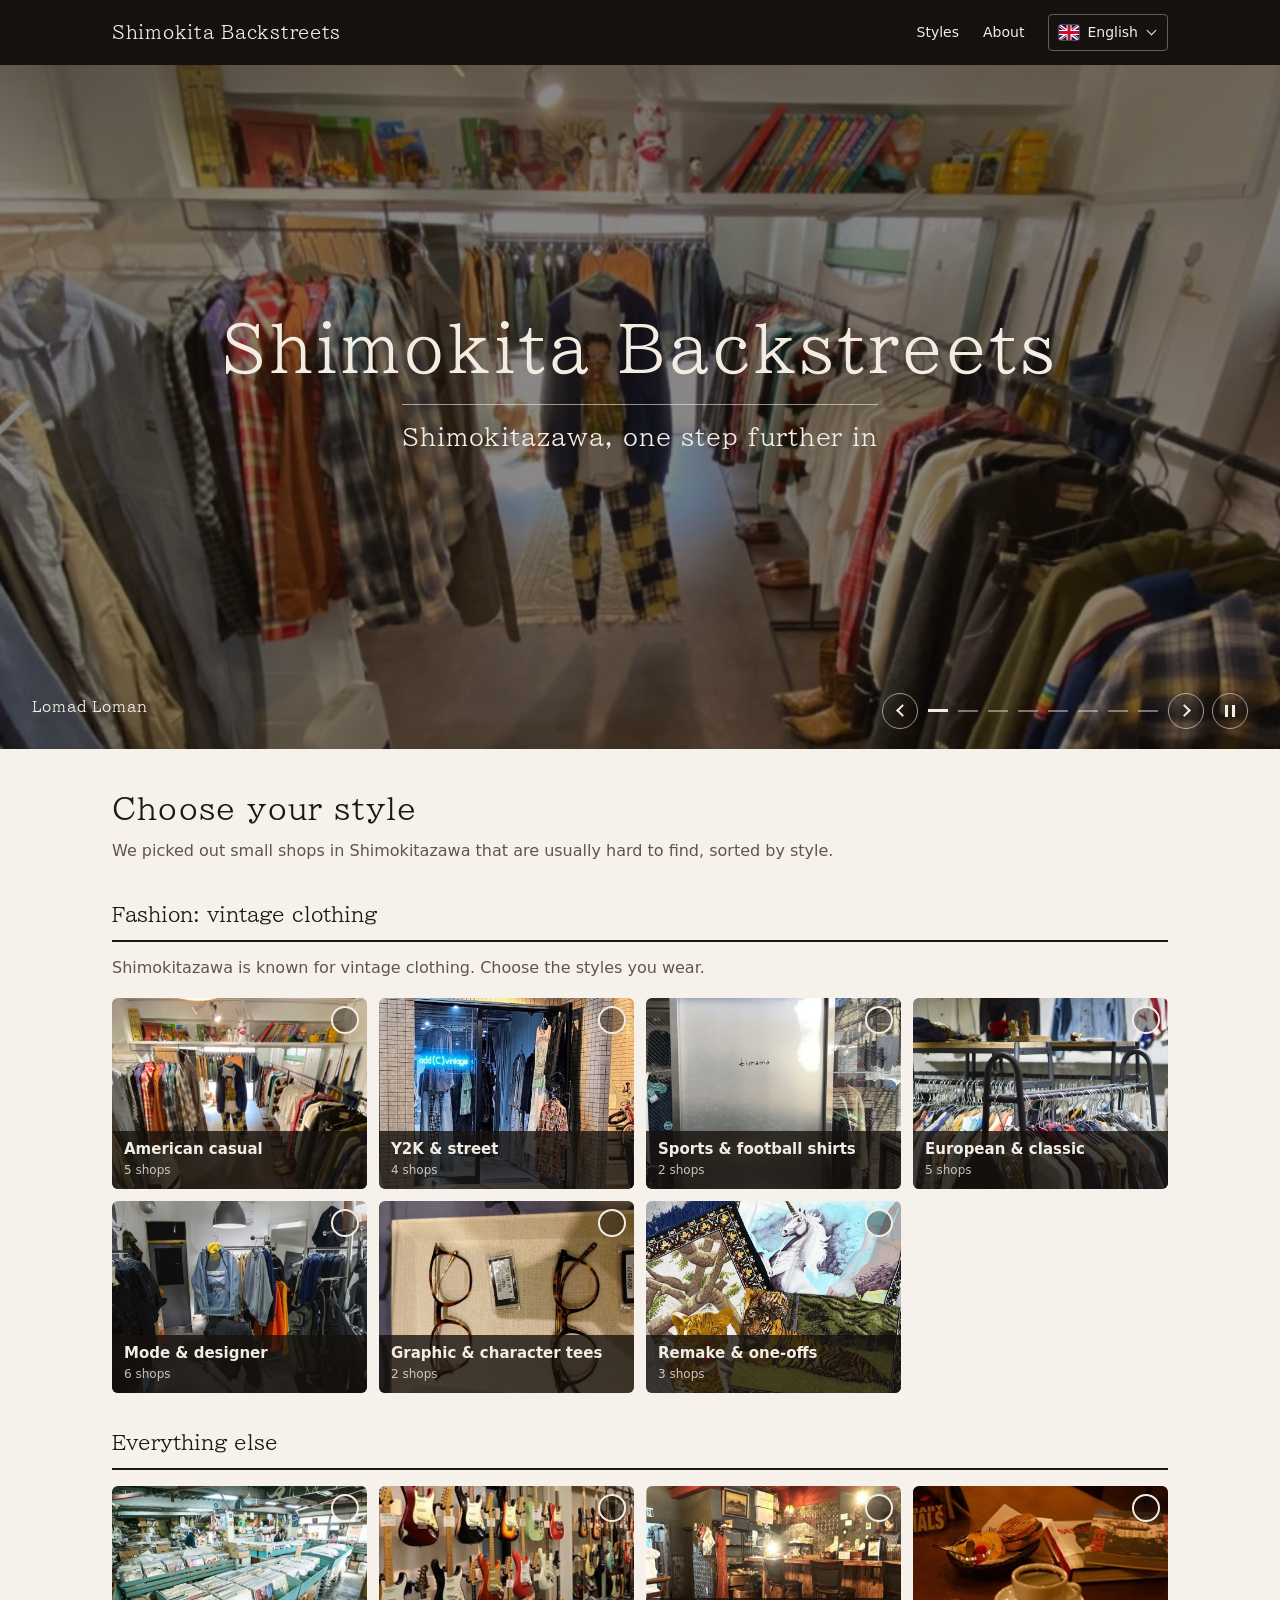
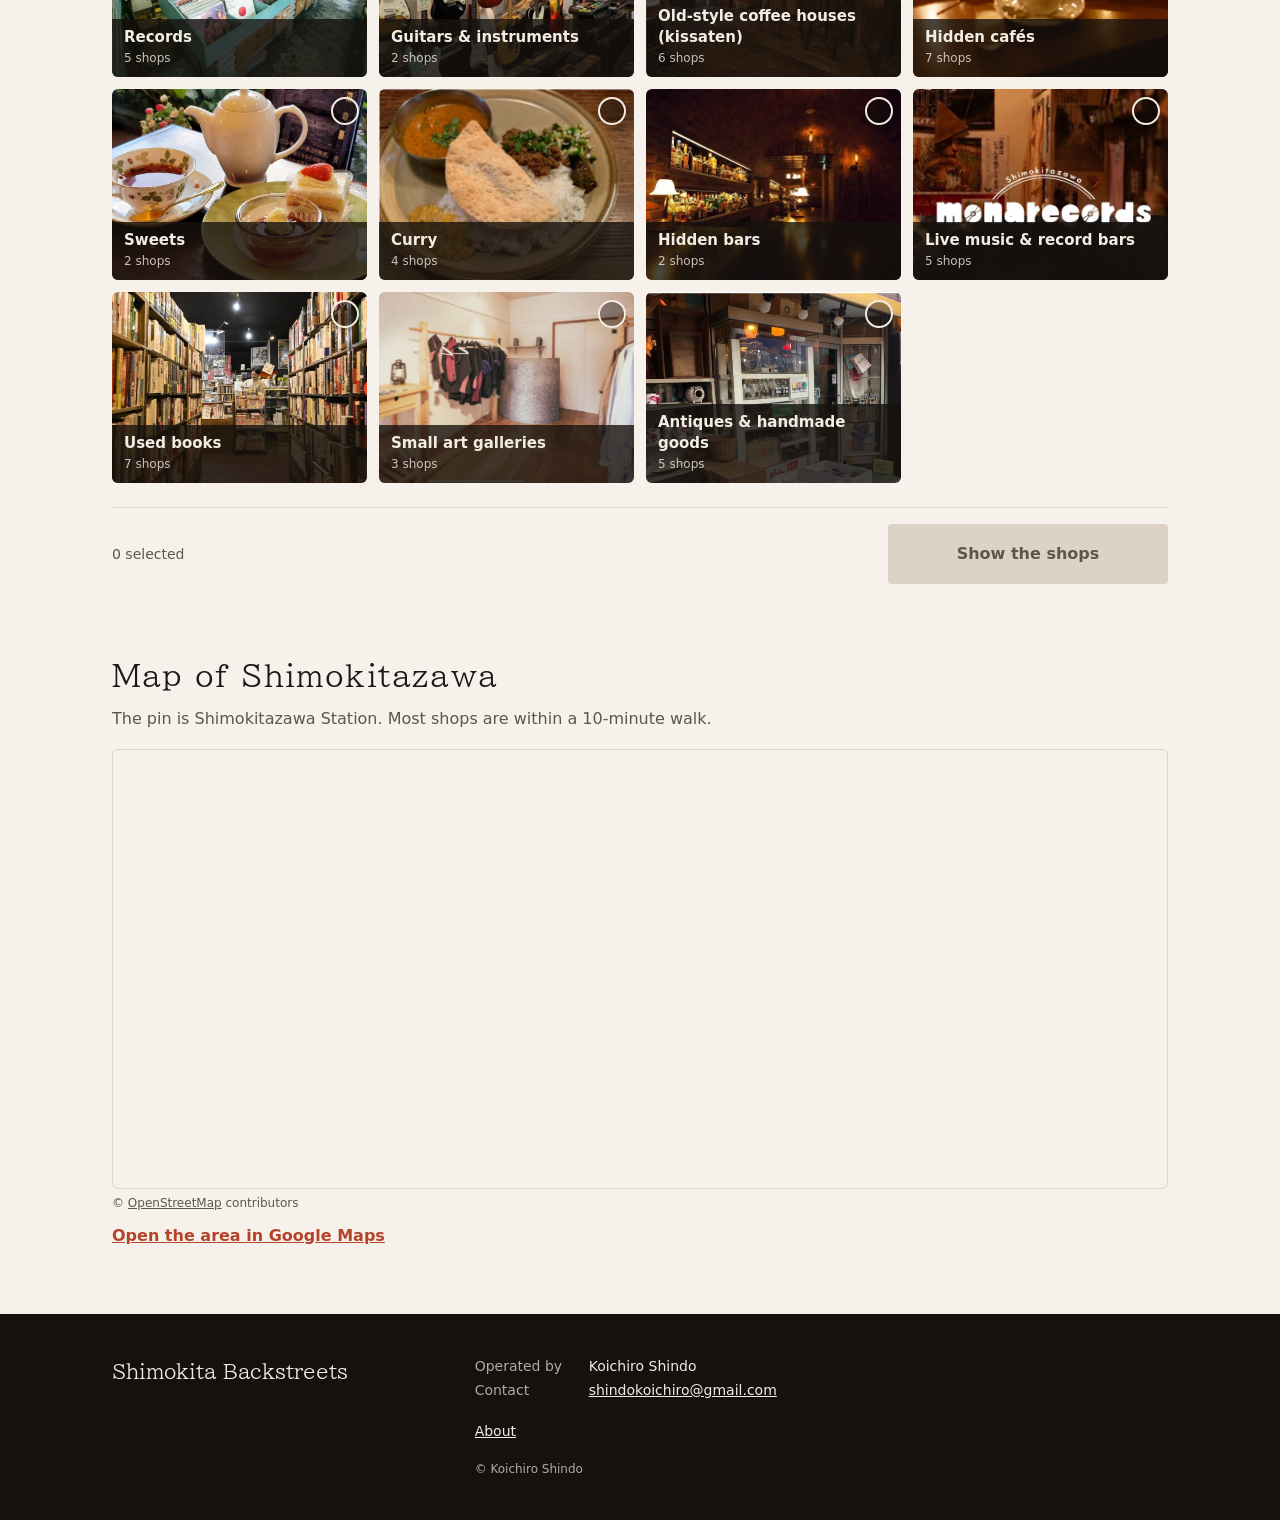
<file: index.html>
<!DOCTYPE html>
<html lang="en">
<head>
  <meta charset="UTF-8">
  <meta name="viewport" content="width=device-width, initial-scale=1">
  <title>Shimokita Backstreets</title>
  <meta name="description" content="Find small shops in Shimokitazawa that most visitors never find: upstairs, underground and down back alleys.">
  <link rel="preconnect" href="https://fonts.googleapis.com">
  <link rel="preconnect" href="https://fonts.gstatic.com" crossorigin>
  <link rel="stylesheet" href="https://fonts.googleapis.com/css2?family=BIZ+UDPMincho:wght@400;700&display=swap">
  <link rel="stylesheet" href="style.css?v=23">
</head>
<body>
  <div id="app"></div>
  <noscript><p>Please turn on JavaScript to use this site.</p></noscript>
  <script src="data/config.js?v=23"></script>
  <script src="data/stores.js?v=23"></script>
  <script src="i18n.js?v=23"></script>
  <script src="app.js?v=23"></script>
</body>
</html>
</file>
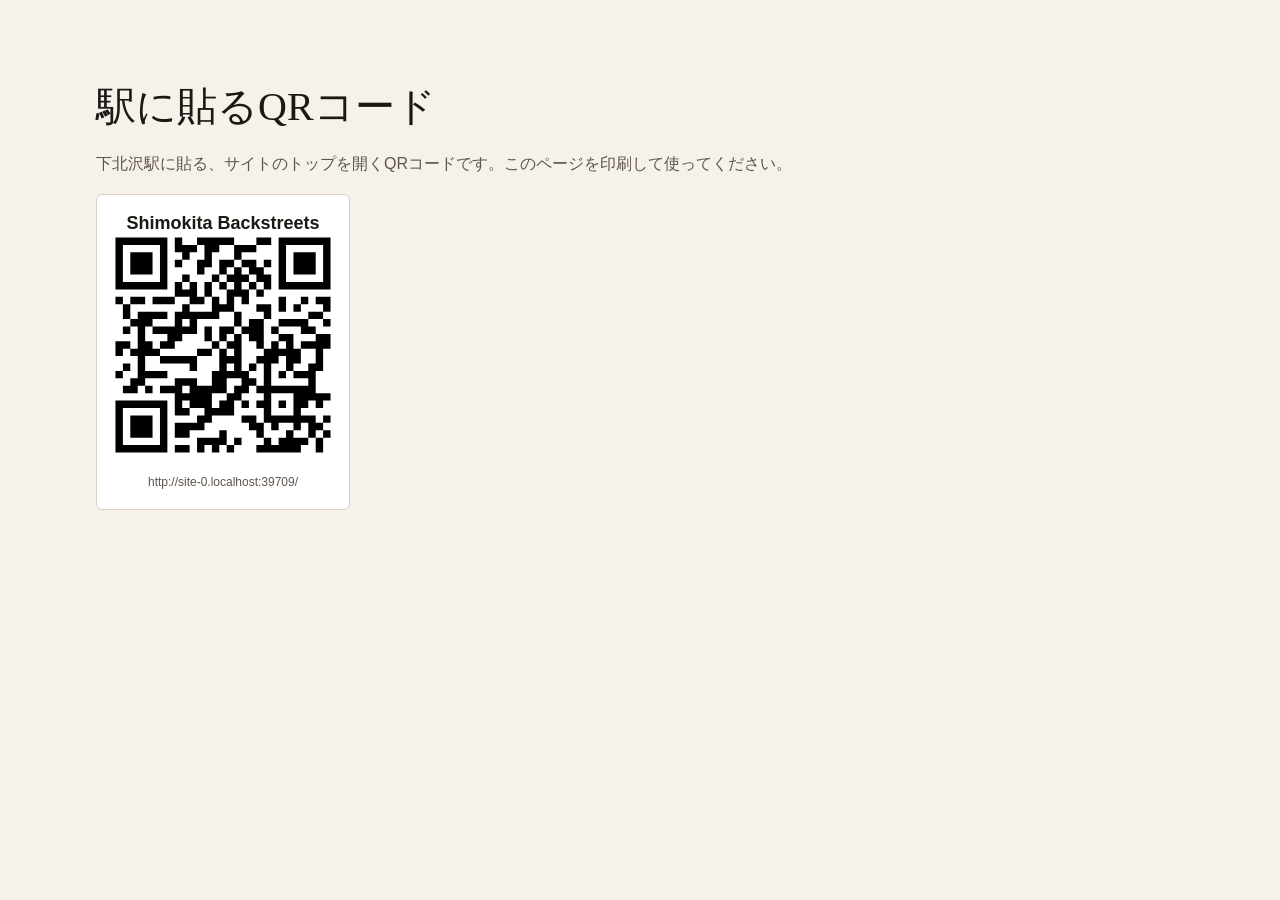
<file: qr.html>
<!DOCTYPE html>
<html lang="ja">
<head>
  <meta charset="UTF-8">
  <meta name="viewport" content="width=device-width, initial-scale=1">
  <title>駅に貼るQRコード</title>
  <meta name="robots" content="noindex">
  <link rel="stylesheet" href="style.css?v=23">
</head>
<body>
  <main class="qr-page">
    <section class="block">
      <h1 class="h-page">駅に貼るQRコード</h1>
      <p class="sub no-print">下北沢駅に貼る、サイトのトップを開くQRコードです。このページを印刷して使ってください。</p>
      <ul class="qr-list" id="list"></ul>
    </section>
  </main>
  <script src="vendor/qrcode.js"></script>
  <script>
    (function () {
      var url = location.href.replace(/qr\.html.*$/, "");
      var qr = qrcode(0, "M");
      qr.addData(url);
      qr.make();
      document.getElementById("list").innerHTML = '<li class="qr-item"><h2>Shimokita Backstreets</h2>' +
        qr.createSvgTag({ cellSize: 6, margin: 2, scalable: true }) +
        "<p>" + url.replace(/&/g, "&amp;") + "</p></li>";
    })();
  </script>
</body>
</html>
</file>
<file: style.css>
:root {
  --bg: #F6F2EB;
  --paper: #ECE5D9;
  --ink: #1C1814;
  --sub: #5E554B;
  --night: #15110E;
  --on-night: #F2ECE2;
  --accent: #B5432A;
  --accent-dark: #8E3320;
  --line: #DDD3C4;
  --ok: #2F6B3F;
  --error: #A8321E;
  --r-btn: 4px;
  --r-box: 6px;
  --serif: "BIZ UDPMincho", "Hiragino Mincho ProN", "Yu Mincho", "Songti SC", "Nanum Myeongjo", Georgia, serif;
}

* { box-sizing: border-box; }
html { -webkit-text-size-adjust: 100%; scroll-padding-top: 72px; }

body {
  margin: 0;
  background: var(--bg);
  color: var(--ink);
  font-family: system-ui, -apple-system, "Segoe UI", Roboto, "Helvetica Neue", Arial, sans-serif;
  font-size: 16px;
  line-height: 1.75;
}
html:lang(ja) body { font-family: "Hiragino Sans", "Hiragino Kaku Gothic ProN", "Noto Sans JP", "Yu Gothic", sans-serif; }
html:lang(zh) body { font-family: "PingFang SC", "Hiragino Sans GB", "Noto Sans SC", "Microsoft YaHei", sans-serif; }
html:lang(zh-Hant) body { font-family: "PingFang TC", "Noto Sans TC", "Microsoft JhengHei", sans-serif; }
html:lang(th) body { font-family: "Thonburi", "Noto Sans Thai", "Leelawadee UI", "Tahoma", sans-serif; }
html:lang(ko) body { font-family: "Apple SD Gothic Neo", "Noto Sans KR", "Malgun Gothic", sans-serif; }

h1, h2, h3 { line-height: 1.35; margin: 0; }
img { max-width: 100%; }

.wrap {
  max-width: 1120px;
  margin: 0 auto;
  padding: 0 16px;
}
@media (min-width: 768px) { .wrap { padding: 0 32px; } }

/* ---- ヘッダー（どの画面でも上に固定） ---- */
.top {
  position: sticky;
  top: 0;
  z-index: 10;
  background: var(--night);
  color: var(--on-night);
}
.top-in {
  max-width: 1120px;
  margin: 0 auto;
  padding: 10px 16px;
  display: flex;
  flex-wrap: wrap;
  align-items: center;
  gap: 8px 24px;
}
@media (min-width: 768px) { .top-in { padding: 14px 32px; } }
.brand {
  font-family: var(--serif);
  font-weight: 400;
  font-size: 18px;
  letter-spacing: 0.04em;
  color: var(--on-night);
  text-decoration: none;
  margin-right: auto;
}
.nav { display: none; gap: 24px; }
.nav a { color: var(--on-night); text-decoration: none; font-size: 14px; }
.nav a:hover { text-decoration: underline; text-underline-offset: 4px; }
@media (min-width: 900px) { .nav { display: flex; } }
/* 言語の切り替え（国旗つきのメニュー） */
.langs { position: relative; }
.langs summary {
  list-style: none;
  display: flex;
  align-items: center;
  gap: 8px;
  font-size: 14px;
  padding: 5px 10px;
  border: 1px solid rgba(242, 236, 226, 0.35);
  border-radius: var(--r-btn);
  cursor: pointer;
}
.langs summary::-webkit-details-marker { display: none; }
@media (max-width: 599px) { .langs summary span { display: none; } }
.langs summary::after {
  content: "";
  width: 6px;
  height: 6px;
  margin: -3px 2px 0 2px;
  border-right: 1.5px solid currentColor;
  border-bottom: 1.5px solid currentColor;
  transform: rotate(45deg);
}
.langs[open] summary::after { margin-top: 3px; transform: rotate(-135deg); }
.flag {
  width: 20px;
  height: 15px;
  border-radius: 2px;
  outline: 1px solid rgba(242, 236, 226, 0.25);
  flex: none;
  display: block;
}
.lang-list {
  position: absolute;
  right: 0;
  top: calc(100% + 6px);
  z-index: 20;
  margin: 0;
  padding: 6px;
  list-style: none;
  min-width: 190px;
  background: var(--night);
  border: 1px solid rgba(242, 236, 226, 0.35);
  border-radius: var(--r-box);
}
.lang-list button {
  width: 100%;
  display: flex;
  align-items: center;
  gap: 10px;
  font: inherit;
  font-size: 15px;
  padding: 8px 10px;
  border: 0;
  border-radius: var(--r-btn);
  background: transparent;
  color: var(--on-night);
  text-align: left;
  cursor: pointer;
}
.lang-list button:hover { background: rgba(242, 236, 226, 0.12); }
.lang-list button[aria-current="true"] { font-weight: 700; background: rgba(242, 236, 226, 0.16); }
.langs summary:focus-visible, .lang-list button:focus-visible { outline: 2px solid var(--on-night); outline-offset: 2px; }

/* ---- トップの写真（お店の写真が自動で切り替わり、上に名前を重ねる） ---- */
.hero {
  position: relative;
  height: 56vh;
  min-height: 360px;
  max-height: 720px;
  overflow: hidden;
  background: var(--night);
}
@media (min-width: 768px) { .hero { height: 76vh; } }
.slides { position: absolute; inset: 0; }
.slide {
  position: absolute;
  inset: 0;
  margin: 0;
  opacity: 0;
  transition: opacity 1.2s ease;
}
.slide.is-on { opacity: 1; }
.slide img { width: 100%; height: 100%; object-fit: cover; display: block; }
.slide::after {
  content: "";
  position: absolute;
  inset: 0;
  background: rgba(21, 17, 14, 0.5);
}
.slide-name {
  position: absolute;
  left: 16px;
  bottom: 64px;
  z-index: 2;
  color: var(--on-night);
  font-family: var(--serif);
  font-size: 14px;
  letter-spacing: 0.06em;
  pointer-events: none;
}
@media (min-width: 768px) { .slide-name { left: 32px; bottom: 28px; font-size: 15px; } }
.slide-ctrl {
  position: absolute;
  left: 0;
  right: 0;
  bottom: 16px;
  z-index: 3;
  display: flex;
  align-items: center;
  justify-content: center;
  gap: 8px;
}
@media (min-width: 768px) { .slide-ctrl { left: auto; right: 32px; bottom: 20px; } }
.dots { display: flex; gap: 6px; }
.dot {
  width: 24px;
  height: 24px;
  padding: 0;
  border: 0;
  background: transparent;
  cursor: pointer;
  position: relative;
}
.dot::before {
  content: "";
  position: absolute;
  left: 2px;
  right: 2px;
  top: 11px;
  height: 2px;
  background: rgba(242, 236, 226, 0.45);
}
.dot.is-on::before { background: var(--on-night); height: 3px; top: 10px; }
.slide-btn {
  width: 36px;
  height: 36px;
  padding: 0;
  border: 1px solid rgba(242, 236, 226, 0.6);
  border-radius: 50%;
  background: transparent;
  color: var(--on-night);
  cursor: pointer;
  display: flex;
  align-items: center;
  justify-content: center;
}
.slide-btn:hover { background: rgba(242, 236, 226, 0.15); }
.dot:focus-visible, .slide-btn:focus-visible { outline: 2px solid var(--on-night); outline-offset: 2px; }
.arrow {
  width: 9px;
  height: 9px;
  border-top: 2px solid currentColor;
  border-right: 2px solid currentColor;
}
.arrow-r { transform: translateX(-2px) rotate(45deg); }
.arrow-l { transform: translateX(2px) rotate(-135deg); }
.icon-pause { width: 10px; height: 12px; border-left: 3px solid currentColor; border-right: 3px solid currentColor; }
.icon-play {
  width: 0;
  height: 0;
  margin-left: 3px;
  border-top: 7px solid transparent;
  border-bottom: 7px solid transparent;
  border-left: 11px solid currentColor;
}
@media (prefers-reduced-motion: reduce) { .slide { transition: none; } }
.hero-text {
  position: absolute;
  inset: 0;
  z-index: 1;
  display: flex;
  flex-direction: column;
  align-items: center;
  justify-content: center;
  text-align: center;
  padding: 0 16px 48px;
  color: var(--on-night);
  pointer-events: none;
}
.hero-name {
  font-family: var(--serif);
  font-size: clamp(30px, 8vw, 64px);
  font-weight: 400;
  letter-spacing: 0.06em;
  margin: 0;
  line-height: 1.2;
  text-wrap: balance;
}
@media (max-width: 599px) { .hero-name { font-size: 34px; letter-spacing: 0.03em; } }
.hero-line {
  font-family: var(--serif);
  font-weight: 500;
  font-size: clamp(16px, 3.4vw, 24px);
  letter-spacing: 0.04em;
  margin-top: 16px;
  padding-top: 16px;
  border-top: 1px solid rgba(242, 236, 226, 0.6);
  text-wrap: balance;
}
@media (max-width: 599px) { .hero-line { letter-spacing: 0.04em; } }

/* ---- 見出し ---- */
.h-sec {
  font-family: var(--serif);
  font-size: clamp(22px, 4.5vw, 30px);
  font-weight: 400;
  letter-spacing: 0.04em;
}
.h-page {
  font-family: var(--serif);
  font-size: clamp(26px, 6vw, 40px);
  font-weight: 400;
  margin: 40px 0 16px;
}
.sub { color: var(--sub); margin: 8px 0 16px; }

.resume { margin: 24px 0 0; }
.resume a { color: var(--accent); font-weight: 700; }

/* ---- スタイルを選ぶ ---- */
.pick { padding: 40px 0 0; }
.tiles-group { border: 0; padding: 0; margin: 32px 0 0; min-width: 0; }
.h-group {
  font-family: var(--serif);
  font-size: 20px;
  font-weight: 400;
  padding: 0 0 8px;
  border-bottom: 2px solid var(--ink);
  width: 100%;
}
.tiles-group .sub { margin: 12px 0 0; }
.tiles {
  border: 0;
  padding: 0;
  margin: 16px 0 0;
  display: grid;
  grid-template-columns: repeat(2, 1fr);
  gap: 8px;
}
@media (min-width: 600px) { .tiles { grid-template-columns: repeat(3, 1fr); gap: 12px; } }
@media (min-width: 1000px) { .tiles { grid-template-columns: repeat(4, 1fr); } }
.tile {
  position: relative;
  display: block;
  aspect-ratio: 4 / 3;
  overflow: hidden;
  border-radius: var(--r-box);
  background: var(--night);
  cursor: pointer;
  outline: 3px solid transparent;
  outline-offset: -3px;
}
.tile input { position: absolute; opacity: 0; width: 1px; height: 1px; }
.tile img { width: 100%; height: 100%; object-fit: cover; display: block; }
.tile.no-photo { background: #2B241E; }
.tile-label {
  position: absolute;
  left: 0; right: 0; bottom: 0;
  padding: 8px 12px;
  background: rgba(21, 17, 14, 0.78);
  color: var(--on-night);
  display: flex;
  flex-direction: column;
}
.tile.no-photo .tile-label { top: 0; justify-content: flex-end; background: none; }
.tile-name { font-weight: 700; font-size: 15px; line-height: 1.4; }
.tile-count { font-size: 12px; opacity: 0.8; }
.tile-check {
  position: absolute;
  top: 8px; right: 8px;
  width: 28px; height: 28px;
  border-radius: 50%;
  border: 2px solid var(--on-night);
  background: rgba(21, 17, 14, 0.4);
}
.tile input:checked ~ .tile-check { background: var(--accent); border-color: var(--accent); }
.tile input:checked ~ .tile-check::after {
  content: "";
  position: absolute;
  left: 8px; top: 3px;
  width: 7px; height: 13px;
  border: solid #fff;
  border-width: 0 3px 3px 0;
  transform: rotate(45deg);
}
.tile:has(input:checked) { outline-color: var(--accent); }
.tile:has(input:focus-visible) { outline-color: var(--ink); }

.pick-bar {
  position: static;
  bottom: 0;
  z-index: 5;
  margin: 16px -16px 0;
  padding: 12px 16px;
  background: var(--bg);
  border-top: 1px solid var(--line);
}
@media (min-width: 768px) { .pick-bar { margin: 24px 0 0; padding: 16px 0; } }
.pick-bar.is-on { position: sticky; }
.pick-bar-in { display: flex; align-items: center; gap: 16px; }
.pick-count { color: var(--sub); font-size: 14px; white-space: nowrap; }
.pick-bar .btn { margin: 0; }
@media (min-width: 768px) { .pick-bar .btn { width: auto; min-width: 280px; margin-left: auto; } }

/* ---- 地図 ---- */
.map { padding: 56px 0 64px; }
.map iframe {
  display: block;
  width: 100%;
  height: 320px;
  border: 1px solid var(--line);
  border-radius: var(--r-box);
}
@media (min-width: 768px) { .map iframe { height: 440px; } }
.map-credit { font-size: 12px; color: var(--sub); margin: 4px 0 0; }
.map-credit a { color: inherit; }

/* ---- ボタン・リンク ---- */
.actions { display: flex; flex-direction: column; gap: 8px; margin-top: 24px; }
.btn {
  display: block;
  width: 100%;
  font: inherit;
  font-weight: 700;
  text-align: center;
  text-decoration: none;
  padding: 14px 16px;
  margin-top: 16px;
  border: 2px solid var(--ink);
  border-radius: var(--r-btn);
  background: var(--ink);
  color: var(--bg);
  cursor: pointer;
}
.actions .btn { margin-top: 0; }
.btn:hover { background: var(--accent-dark); border-color: var(--accent-dark); }
.btn-go { background: var(--accent); border-color: var(--accent); }
.btn:disabled { background: var(--line); border-color: var(--line); color: var(--sub); cursor: default; }
.btn-line { background: transparent; color: var(--ink); }
.btn-line:hover { background: var(--paper); color: var(--ink); border-color: var(--ink); }
@media (min-width: 768px) { .route .btn, .about .btn { width: auto; display: inline-block; padding: 12px 32px; } }
.btn:focus-visible, .langs button:focus-visible, .link:focus-visible, .nav a:focus-visible {
  outline: 3px solid var(--accent);
  outline-offset: 2px;
}
.link { display: inline-block; margin-top: 8px; color: var(--accent); font-weight: 700; }
.shop-links { display: flex; flex-wrap: wrap; align-items: center; gap: 4px 20px; }
.link-sub { color: var(--ink); font-weight: 400; display: inline-flex; align-items: center; gap: 6px; }
.icon { width: 16px; height: 16px; flex: none; display: block; }

/* ---- 3軒の画面：選んだスタイルの写真を上に大きく出す ---- */
.banner {
  position: relative;
  height: 34vh;
  min-height: 220px;
  max-height: 420px;
  overflow: hidden;
  background: var(--night);
}
.banner-photos { position: absolute; inset: 0; display: grid; grid-auto-flow: column; grid-auto-columns: minmax(0, 1fr); gap: 2px; }
.banner img { width: 100%; height: 100%; object-fit: cover; display: block; }
@media (max-width: 599px) { .banner-photos.n3 img:nth-child(3), .banner-photos.n4 img:nth-child(n+3) { display: none; } }
.banner::after { content: ""; position: absolute; inset: 0; background: rgba(21, 17, 14, 0.5); }
.banner-text {
  position: absolute;
  z-index: 1;
  left: 0; right: 0; bottom: 0;
  max-width: 1120px;
  margin: 0 auto;
  padding: 24px 16px;
  color: var(--on-night);
}
@media (min-width: 768px) { .banner-text { padding: 40px 32px; } }
.banner-kicker { margin: 0; font-size: 14px; letter-spacing: 0.08em; }
.banner-title { font-family: var(--serif); font-size: clamp(28px, 6vw, 48px); font-weight: 400; }

.route { padding-bottom: 64px; }
.list-count { font-weight: 700; color: var(--sub); margin: 24px 0 8px; }

.shops { list-style: none; padding: 0; margin: 32px 0 0; }
.shop {
  border: 1px solid var(--line);
  border-radius: var(--r-box);
  background: #fff;
  overflow: hidden;
  margin-bottom: 20px;
}
@media (min-width: 768px) {
  .shop { display: grid; grid-template-columns: 2fr 3fr; }
  .shop.no-photo { grid-template-columns: 1fr; }
}
.shop-photo { margin: 0; }
.shop-photo img { display: block; width: 100%; height: 220px; object-fit: cover; }
@media (min-width: 768px) { .shop-photo img { height: 100%; min-height: 280px; } }
.shop-body { padding: 20px; }
@media (min-width: 768px) { .shop-body { padding: 28px 32px; } }
.shop-body p { margin: 8px 0 0; }
.shop-head { display: flex; align-items: flex-start; gap: 16px; }
.shop-head h3 { flex: 1; min-width: 0; font-family: var(--serif); font-size: 22px; font-weight: 400; overflow-wrap: anywhere; }
.shop-no {
  flex: none;
  font-family: var(--serif);
  font-size: 22px;
  font-weight: 400;
  color: var(--accent);
  line-height: 1.35;
}
.cats { color: var(--accent); font-size: 13px; font-weight: 700; letter-spacing: 0.04em; }
.desc { font-size: 15px; }
.addr { font-size: 13px; color: var(--sub); }

/* ---- 印刷用ページの余白 ---- */
.block { padding: 40px 0 64px; }

/* ---- このサイトについて ---- */
.about { max-width: 760px; padding-bottom: 64px; }
.about .h-sec { font-size: 20px; margin-top: 40px; }
.about-info { margin: 16px 0 0; }
.about-info div { display: flex; gap: 16px; padding: 8px 0; border-bottom: 1px solid var(--line); }
.about-info dt { width: 8em; flex: none; color: var(--sub); }
.about-info dd { margin: 0; }
.about a { color: var(--accent); }

/* ---- ページ下 ---- */
.foot { background: var(--night); color: var(--on-night); font-size: 14px; }
.foot-in { padding-top: 40px; padding-bottom: 40px; display: grid; gap: 16px; }
@media (min-width: 768px) { .foot-in { grid-template-columns: 1fr 2fr; align-items: start; } }
.foot-brand { font-family: var(--serif); font-size: 20px; font-weight: 400; margin: 0; }
.foot-info { margin: 0; }
.foot-info div { display: flex; gap: 16px; }
.foot-info dt { width: 7em; flex: none; opacity: 0.7; }
.foot-info dd { margin: 0; }
.foot a { color: var(--on-night); }
.foot-links, .foot-copy { margin: 0; }
.foot-copy { opacity: 0.7; font-size: 12px; }
@media (min-width: 768px) { .foot-links, .foot-copy { grid-column: 2; } }

.visually-hidden {
  position: absolute; width: 1px; height: 1px; overflow: hidden;
  clip: rect(0 0 0 0); white-space: nowrap;
}
.error { color: var(--error); font-weight: 700; }

/* ---- 印刷用QRページ ---- */
.qr-page { max-width: 1120px; margin: 0 auto; padding: 0 16px 64px; }
.qr-list { list-style: none; padding: 0; display: grid; gap: 24px; grid-template-columns: repeat(auto-fill, minmax(240px, 1fr)); }
.qr-item {
  border: 1px solid var(--line);
  border-radius: var(--r-box);
  background: #fff;
  padding: 16px;
  text-align: center;
  break-inside: avoid;
}
.qr-item svg { width: 100%; max-width: 220px; height: auto; }
.qr-item h2 { font-size: 18px; }
.qr-item p { font-size: 12px; color: var(--sub); word-break: break-all; margin: 8px 0 0; }

@media print {
  body { background: #fff; }
  .no-print { display: none; }
}
@media (prefers-reduced-motion: reduce) { html { scroll-behavior: auto; } }
</file>
